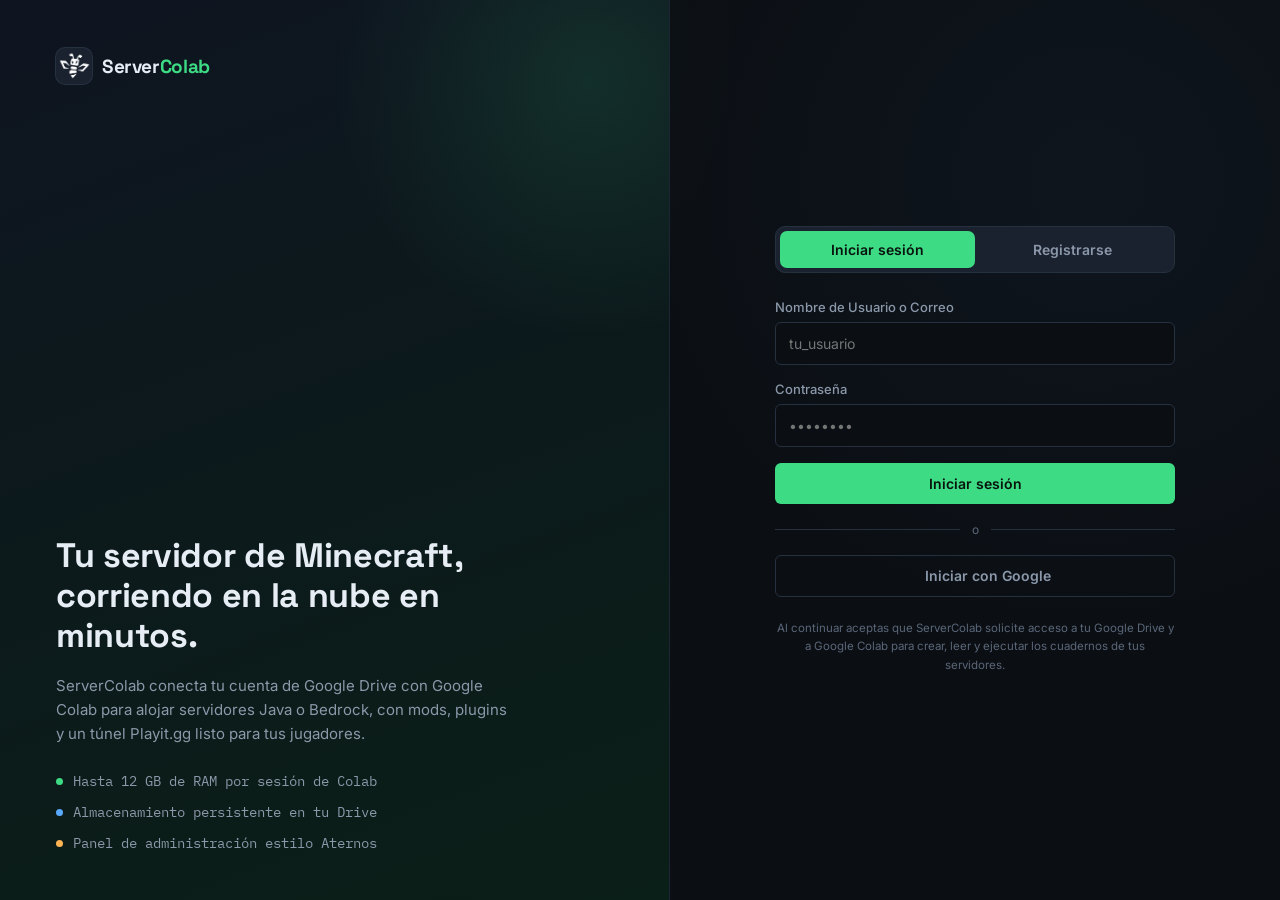
<file: index.html>
<!DOCTYPE html>
<html lang="es">
<head>
<meta charset="UTF-8">
<meta name="viewport" content="width=device-width, initial-scale=1.0">
<title>ServerColab — Inicia sesión</title>
<link rel="icon" href="img/logo.png">
<link rel="stylesheet" href="css/style.css">
<link rel="stylesheet" href="css/auth.css">
</head>
<body>

<div class="auth-page">

  <div class="auth-side">
    <div class="brand">
      <img src="img/logo.png" alt="ServerColab" class="brand__logo" onerror="this.style.opacity=0">
      <span class="brand__name">Server<span>Colab</span></span>
    </div>
    <div class="auth-side__content">
      <h1>Tu servidor de Minecraft, corriendo en la nube en minutos.</h1>
      <p>ServerColab conecta tu cuenta de Google Drive con Google Colab para alojar servidores Java o Bedrock, con mods, plugins y un túnel Playit.gg listo para tus jugadores.</p>
      <ul class="auth-side__list">
        <li><span class="dot pulse" style="color:var(--accent)"></span> Hasta 12 GB de RAM por sesión de Colab</li>
        <li><span class="dot" style="color:var(--blue)"></span> Almacenamiento persistente en tu Drive</li>
        <li><span class="dot" style="color:var(--amber)"></span> Panel de administración estilo Aternos</li>
      </ul>
    </div>
  </div>

  <div class="auth-form-wrap">
    <div class="auth-card">

      <div class="auth-tabs">
        <button class="auth-tab active" data-tab="login">Iniciar sesión</button>
        <button class="auth-tab" data-tab="register">Registrarse</button>
      </div>

      <form id="loginForm" class="auth-form" novalidate>
        <div class="field">
          <label for="loginUser">Nombre de Usuario o Correo</label>
          <input type="text" id="loginUser" placeholder="tu_usuario" autocomplete="username" required>
        </div>
        <div class="field">
          <label for="loginPass">Contraseña</label>
          <input type="password" id="loginPass" placeholder="••••••••" autocomplete="current-password" required>
        </div>
        <p class="field-hint error" id="loginError" hidden></p>
        <button type="submit" class="btn btn-primary btn-block">Iniciar sesión</button>
        <div class="auth-divider"><span>o</span></div>
        <button type="button" class="btn btn-outline btn-block" id="googleLoginBtn">
          <span class="google-icon-wrap"></span>
          Iniciar con Google
        </button>
      </form>

      <form id="registerForm" class="auth-form" novalidate hidden>
        <div class="field">
          <label for="regUser">Nombre de Usuario</label>
          <input type="text" id="regUser" placeholder="tu_usuario" autocomplete="username" required>
        </div>
        <div class="field">
          <label for="regPass">Contraseña</label>
          <input type="password" id="regPass" placeholder="Mínimo 6 caracteres" autocomplete="new-password" required>
        </div>
        <div class="field">
          <label for="regPass2">Confirmar Contraseña</label>
          <input type="password" id="regPass2" placeholder="Repite tu contraseña" autocomplete="new-password" required>
        </div>
        <p class="field-hint error" id="registerError" hidden></p>
        <button type="submit" class="btn btn-primary btn-block">Crear cuenta</button>
        <div class="auth-divider"><span>o</span></div>
        <button type="button" class="btn btn-outline btn-block" id="googleRegisterBtn">
          <span class="google-icon-wrap"></span>
          Registrarse con Google
        </button>
      </form>

      <p class="auth-legal">Al continuar aceptas que ServerColab solicite acceso a tu Google Drive y a Google Colab para crear, leer y ejecutar los cuadernos de tus servidores.</p>
    </div>
  </div>

</div>

<div class="modal-overlay" id="permissionsModal" hidden>
  <div class="modal">
    <div class="modal__head">
      <span class="modal__title">Permisos de Google necesarios</span>
      <button class="modal__close" id="closePermissionsModal">✕</button>
    </div>
    <p class="perm-text">Para crear y administrar servidores, ServerColab necesita conectarse a tu cuenta de Google:</p>
    <div class="perm-list">
      <div class="perm-item">
        <span class="perm-icon"></span>
        <div>
          <strong>Google Drive</strong>
          <p>Leer, subir y editar los archivos del servidor (mundo, mods, plugins, server.properties).</p>
        </div>
      </div>
      <div class="perm-item">
        <span class="perm-icon"></span>
        <div>
          <strong>Google Colab</strong>
          <p>Abrir y ejecutar el cuaderno server/create/0_3_5_MineColab_improved.ipynb en tu nombre.</p>
        </div>
      </div>
    </div>
    <button class="btn btn-primary btn-block" id="grantPermissionsBtn">Continuar con Google</button>
  </div>
</div>

<script src="js/config.js"></script>
<script src="js/data.js"></script>
<script src="js/auth.js"></script>
</body>
</html>
</file>
<file: css/style.css>
@import url('https://fonts.googleapis.com/css2?family=Space+Grotesk:wght@500;600;700&family=Inter:wght@400;500;600&family=IBM+Plex+Mono:wght@400;500;600&display=swap');

:root{
  --bg:#0b0f14;
  --bg-panel:#121821;
  --bg-elevated:#1a2230;
  --bg-elevated-2:#212b3b;
  --border:#263140;
  --border-soft:#1c2531;
  --text:#e7edf5;
  --text-dim:#8b98aa;
  --text-faint:#5a6678;
  --accent:#3ddc84;
  --accent-dark:#26a866;
  --accent-soft:rgba(61,220,132,0.12);
  --amber:#ffb454;
  --amber-soft:rgba(255,180,84,0.12);
  --danger:#ff5f57;
  --danger-soft:rgba(255,95,87,0.12);
  --blue:#5aa9ff;
  --font-display:'Space Grotesk',sans-serif;
  --font-body:'Inter',sans-serif;
  --font-mono:'IBM Plex Mono',monospace;
  --radius:10px;
  --radius-sm:6px;
  --sidebar-w:260px;
  --sidebar-w-collapsed:76px;
  --topbar-h:64px;
}

*,*::before,*::after{box-sizing:border-box;margin:0;padding:0}

html{color-scheme:dark}

body{
  background:var(--bg);
  color:var(--text);
  font-family:var(--font-body);
  min-height:100vh;
  background-image:
    radial-gradient(circle at 15% 0%, rgba(61,220,132,0.05), transparent 40%),
    radial-gradient(circle at 85% 20%, rgba(90,169,255,0.04), transparent 35%);
}

a{color:inherit;text-decoration:none}
ul{list-style:none}
button{font-family:inherit;cursor:pointer;border:none;background:none;color:inherit}
input,select,textarea{font-family:inherit;color:inherit}

::-webkit-scrollbar{width:9px;height:9px}
::-webkit-scrollbar-track{background:transparent}
::-webkit-scrollbar-thumb{background:var(--border);border-radius:10px}
::-webkit-scrollbar-thumb:hover{background:var(--text-faint)}

.brand{display:flex;align-items:center;gap:10px}
.brand__logo{width:36px;height:36px;border-radius:9px;object-fit:cover;background:var(--bg-elevated);box-shadow:0 0 0 1px var(--border)}
.brand__name{font-family:var(--font-display);font-weight:700;font-size:19px;letter-spacing:-0.02em}
.brand__name span{color:var(--accent)}

.topbar{
  height:var(--topbar-h);
  display:flex;
  align-items:center;
  justify-content:space-between;
  padding:0 22px;
  background:rgba(18,24,33,0.9);
  backdrop-filter:blur(10px);
  border-bottom:1px solid var(--border-soft);
  position:sticky;
  top:0;
  z-index:40;
}

.topbar__right{display:flex;align-items:center;gap:14px}

.avatar-btn{
  width:38px;height:38px;border-radius:50%;
  background:#2a3341;
  border:1px solid var(--border);
  display:flex;align-items:center;justify-content:center;
  color:var(--text-dim);
  transition:background .15s,color .15s;
}
.avatar-btn:hover{background:#333f52;color:var(--text)}
.avatar-btn svg{width:19px;height:19px}

.hamburger{
  display:none;
  width:38px;height:38px;border-radius:var(--radius-sm);
  align-items:center;justify-content:center;
  border:1px solid var(--border);
  color:var(--text-dim);
}

.btn{
  display:inline-flex;align-items:center;justify-content:center;gap:8px;
  padding:11px 18px;
  border-radius:var(--radius-sm);
  font-weight:600;
  font-size:14px;
  transition:transform .12s, background .15s, box-shadow .15s, border-color .15s;
  border:1px solid transparent;
  white-space:nowrap;
}
.btn:active{transform:scale(0.97)}
.btn-primary{background:var(--accent);color:#08130d}
.btn-primary:hover{background:#4ee897;box-shadow:0 0 0 3px var(--accent-soft)}
.btn-ghost{background:var(--bg-elevated);color:var(--text);border-color:var(--border)}
.btn-ghost:hover{border-color:var(--text-faint)}
.btn-danger{background:var(--danger-soft);color:var(--danger);border-color:rgba(255,95,87,0.35)}
.btn-danger:hover{background:rgba(255,95,87,0.2)}
.btn-outline{background:transparent;border-color:var(--border);color:var(--text-dim)}
.btn-outline:hover{color:var(--text);border-color:var(--text-faint)}
.btn-sm{padding:8px 13px;font-size:13px}
.btn-block{width:100%}
.btn:disabled{opacity:.5;cursor:not-allowed}

.field{display:flex;flex-direction:column;gap:7px;margin-bottom:16px}
.field label{font-size:13px;color:var(--text-dim);font-weight:500}
.field input,.field select{
  background:var(--bg);
  border:1px solid var(--border);
  border-radius:var(--radius-sm);
  padding:12px 13px;
  font-size:14px;
  color:var(--text);
  transition:border-color .15s, box-shadow .15s;
}
.field input:focus,.field select:focus{
  outline:none;
  border-color:var(--accent);
  box-shadow:0 0 0 3px var(--accent-soft);
}
.field-hint{font-size:12px;color:var(--text-faint)}
.field-hint.error{color:var(--danger)}

.badge{
  display:inline-flex;align-items:center;gap:6px;
  font-size:11px;font-weight:600;letter-spacing:.02em;
  padding:4px 9px;border-radius:20px;
  font-family:var(--font-mono);
}
.badge-on{background:var(--accent-soft);color:var(--accent)}
.badge-off{background:rgba(139,152,170,0.12);color:var(--text-dim)}
.badge-starting{background:var(--amber-soft);color:var(--amber)}

.dot{width:7px;height:7px;border-radius:50%;background:currentColor}
.dot.pulse{box-shadow:0 0 0 0 currentColor;animation:pulse 1.8s infinite}
@keyframes pulse{
  0%{box-shadow:0 0 0 0 rgba(61,220,132,0.5)}
  70%{box-shadow:0 0 0 7px rgba(61,220,132,0)}
  100%{box-shadow:0 0 0 0 rgba(61,220,132,0)}
}

.modal-overlay{
  position:fixed;inset:0;background:rgba(6,9,13,0.72);
  backdrop-filter:blur(3px);
  display:flex;align-items:center;justify-content:center;
  z-index:100;padding:20px;
}
.modal-overlay[hidden]{display:none}
.modal{
  background:var(--bg-panel);
  border:1px solid var(--border);
  border-radius:14px;
  width:100%;max-width:480px;
  max-height:88vh;overflow-y:auto;
  padding:26px;
  animation:modal-in .18s ease;
}
@keyframes modal-in{from{opacity:0;transform:translateY(10px)}to{opacity:1;transform:none}}
.modal__head{display:flex;align-items:center;justify-content:space-between;margin-bottom:20px}
.modal__title{font-family:var(--font-display);font-size:19px;font-weight:700}
.modal__close{width:30px;height:30px;border-radius:50%;color:var(--text-dim);display:flex;align-items:center;justify-content:center}
.modal__close:hover{background:var(--bg-elevated);color:var(--text)}
.modal__foot{display:flex;gap:10px;margin-top:22px}

.toast-stack{position:fixed;bottom:22px;right:22px;display:flex;flex-direction:column;gap:10px;z-index:200}
.toast{
  background:var(--bg-elevated);border:1px solid var(--border);
  padding:13px 16px;border-radius:var(--radius-sm);
  font-size:13.5px;min-width:240px;
  box-shadow:0 8px 24px rgba(0,0,0,0.35);
  animation:toast-in .18s ease;
  display:flex;align-items:center;gap:10px;
}
@keyframes toast-in{from{opacity:0;transform:translateX(14px)}to{opacity:1;transform:none}}
.toast.success{border-color:rgba(61,220,132,0.35)}
.toast.error{border-color:rgba(255,95,87,0.35)}

@media(max-width:860px){
  .hamburger{display:flex}
}
</file>
<file: css/auth.css>
.auth-page{
  min-height:100vh;
  display:grid;
  grid-template-columns:1.1fr 1fr;
}

.auth-side{
  background:linear-gradient(160deg,#0e1420 0%,#0a1f17 100%);
  border-right:1px solid var(--border-soft);
  padding:48px 56px;
  display:flex;
  flex-direction:column;
  justify-content:space-between;
  position:relative;
  overflow:hidden;
}
.auth-side::before{
  content:"";
  position:absolute;
  width:520px;height:520px;
  border-radius:50%;
  background:radial-gradient(circle,rgba(61,220,132,0.12),transparent 70%);
  top:-180px;right:-180px;
}
.auth-side__content{max-width:460px;position:relative}
.auth-side__content h1{
  font-family:var(--font-display);
  font-size:34px;
  line-height:1.18;
  font-weight:700;
  letter-spacing:-0.01em;
  margin-bottom:18px;
}
.auth-side__content p{color:var(--text-dim);font-size:15px;line-height:1.6;margin-bottom:26px}
.auth-side__list{display:flex;flex-direction:column;gap:13px}
.auth-side__list li{display:flex;align-items:center;gap:10px;font-size:13.5px;color:var(--text-dim);font-family:var(--font-mono)}

.auth-form-wrap{
  display:flex;align-items:center;justify-content:center;
  padding:40px 24px;
}
.auth-card{width:100%;max-width:400px}

.auth-tabs{
  display:flex;
  background:var(--bg-elevated);
  border:1px solid var(--border);
  border-radius:10px;
  padding:4px;
  margin-bottom:26px;
}
.auth-tab{
  flex:1;
  padding:10px;
  border-radius:7px;
  font-size:14px;
  font-weight:600;
  color:var(--text-dim);
  transition:background .15s,color .15s;
}
.auth-tab.active{background:var(--accent);color:#08130d}

.auth-form[hidden]{display:none}

.auth-divider{
  display:flex;align-items:center;gap:12px;
  color:var(--text-faint);
  font-size:12px;
  margin:18px 0;
}
.auth-divider::before,.auth-divider::after{content:"";flex:1;height:1px;background:var(--border)}

.google-icon-wrap{width:18px;height:18px;display:inline-flex}
.google-icon-wrap svg{width:100%;height:100%}

.auth-legal{margin-top:22px;font-size:11.5px;line-height:1.6;color:var(--text-faint);text-align:center}

.perm-text{color:var(--text-dim);font-size:14px;margin-bottom:18px;line-height:1.55}
.perm-list{display:flex;flex-direction:column;gap:14px;margin-bottom:22px}
.perm-item{display:flex;gap:12px;align-items:flex-start;padding:13px;background:var(--bg-elevated);border:1px solid var(--border);border-radius:var(--radius-sm)}
.perm-item strong{font-size:13.5px}
.perm-item p{font-size:12.5px;color:var(--text-dim);margin-top:3px;line-height:1.5}
.perm-icon{width:34px;height:34px;border-radius:8px;background:var(--accent-soft);flex-shrink:0}

@media(max-width:860px){
  .auth-page{grid-template-columns:1fr}
  .auth-side{display:none}
}
</file>
<file: css/panel.css>
.app-shell{display:flex;align-items:flex-start;min-height:calc(100vh - var(--topbar-h))}

.sidebar{
  width:var(--sidebar-w);
  flex-shrink:0;
  background:var(--bg-panel);
  border-right:1px solid var(--border-soft);
  min-height:calc(100vh - var(--topbar-h));
  padding:20px 14px;
  display:flex;
  flex-direction:column;
  justify-content:space-between;
  position:sticky;
  top:var(--topbar-h);
  transition:width .18s ease;
}
.sidebar.collapsed{width:var(--sidebar-w-collapsed)}
.sidebar.collapsed .sidebar__link span.label{display:none}

.sidebar__nav{display:flex;flex-direction:column;gap:5px}
.sidebar__link{
  display:flex;align-items:center;gap:13px;
  padding:12px 13px;
  border-radius:var(--radius-sm);
  color:var(--text-dim);
  font-size:14px;
  font-weight:500;
  text-align:left;
  width:100%;
}
.sidebar__link::before{
  content:"";
  width:19px;height:19px;
  flex-shrink:0;
  background:currentColor;
  opacity:0;
}
.sidebar__link svg{width:19px;height:19px;flex-shrink:0}
.sidebar__link:hover{background:var(--bg-elevated);color:var(--text)}
.sidebar__link.active{background:var(--accent-soft);color:var(--accent)}
.sidebar__logout{color:var(--danger)}
.sidebar__logout:hover{background:var(--danger-soft)}

.sidebar-overlay{
  position:fixed;inset:0;background:rgba(6,9,13,0.6);z-index:45;
}
.sidebar-overlay[hidden]{display:none}

.main{flex:1;padding:32px 36px;min-width:0}
.main__head{display:flex;align-items:flex-start;justify-content:space-between;gap:16px;margin-bottom:22px;flex-wrap:wrap}
.main__head h1{font-family:var(--font-display);font-size:26px;font-weight:700;letter-spacing:-0.01em}
.main__subtitle{color:var(--text-dim);font-size:14px;margin-top:5px}

.icon-slot svg{width:16px;height:16px}

.storage-strip{
  background:var(--bg-panel);
  border:1px solid var(--border-soft);
  border-radius:var(--radius);
  padding:16px 18px;
  margin-bottom:26px;
  display:flex;
  align-items:center;
  gap:18px;
  font-size:13px;
  color:var(--text-dim);
  flex-wrap:wrap;
}
.storage-strip__bar{flex:1;min-width:140px;height:7px;border-radius:6px;background:var(--bg-elevated);overflow:hidden}
.storage-strip__fill{height:100%;background:linear-gradient(90deg,var(--accent),var(--blue))}

.servers-grid{
  display:grid;
  grid-template-columns:repeat(auto-fill,minmax(300px,1fr));
  gap:18px;
}

.server-card{
  background:var(--bg-panel);
  border:1px solid var(--border-soft);
  border-radius:14px;
  padding:20px;
  cursor:pointer;
  transition:border-color .15s, transform .15s, box-shadow .15s;
  position:relative;
  overflow:hidden;
}
.server-card::after{
  content:"";
  position:absolute;top:0;right:0;width:46px;height:46px;
  background:
    linear-gradient(135deg,transparent 50%,var(--border-soft) 50%);
  opacity:.5;
}
.server-card:hover{border-color:var(--accent);transform:translateY(-2px);box-shadow:0 10px 30px rgba(0,0,0,0.3)}

.server-card__top{display:flex;gap:13px;align-items:center;margin-bottom:16px}
.server-card__logo{width:52px;height:52px;border-radius:12px;object-fit:cover;background:var(--bg-elevated);flex-shrink:0;box-shadow:0 0 0 1px var(--border)}
.server-card__names{min-width:0}
.server-card__name{font-family:var(--font-display);font-weight:600;font-size:16px;white-space:nowrap;overflow:hidden;text-overflow:ellipsis}
.server-card__slug{font-family:var(--font-mono);font-size:12px;color:var(--text-faint);margin-top:2px;white-space:nowrap;overflow:hidden;text-overflow:ellipsis}

.server-card__status{margin-bottom:14px}

.server-card__stats{display:grid;grid-template-columns:1fr 1fr;gap:10px}
.stat-chip{background:var(--bg-elevated);border-radius:8px;padding:9px 11px}
.stat-chip__label{font-size:10.5px;color:var(--text-faint);text-transform:uppercase;letter-spacing:.04em;margin-bottom:3px}
.stat-chip__value{font-family:var(--font-mono);font-size:13.5px;font-weight:600}

.server-card__tags{display:flex;gap:6px;margin-top:14px;flex-wrap:wrap}
.tag{font-size:11px;font-weight:600;padding:4px 9px;border-radius:6px;background:var(--bg-elevated);color:var(--text-dim);font-family:var(--font-mono)}
.tag.tag-edition{background:var(--blue,#5aa9ff);color:#04121f;background:rgba(90,169,255,0.16);color:var(--blue)}

.empty-state{
  text-align:center;
  padding:70px 20px;
  background:var(--bg-panel);
  border:1px dashed var(--border);
  border-radius:14px;
}
.empty-state__icon{width:52px;height:52px;border-radius:14px;background:var(--accent-soft);margin:0 auto 18px}
.empty-state h3{font-family:var(--font-display);font-size:18px;margin-bottom:8px}
.empty-state p{color:var(--text-dim);font-size:14px;max-width:360px;margin:0 auto 20px}

.field-row{display:grid;grid-template-columns:1fr 1fr;gap:14px}
.field code{font-family:var(--font-mono);color:var(--accent);background:var(--accent-soft);padding:1px 6px;border-radius:4px}
input[type="range"]{width:100%;accent-color:var(--accent);margin-top:4px}

.tunnel-chip{display:flex;align-items:center;gap:10px;background:var(--bg-elevated);border:1px solid var(--border);border-radius:var(--radius-sm);padding:11px 13px}

.drive-connect{
  display:flex;align-items:center;gap:12px;
  background:var(--amber-soft);
  border:1px solid rgba(255,180,84,0.3);
  border-radius:var(--radius-sm);
  padding:13px;
  margin-bottom:6px;
}
.drive-connect strong{font-size:13px}
.drive-connect p{font-size:12px;color:var(--text-dim);margin-top:2px}
.drive-connect .perm-icon{background:var(--amber-soft);flex-shrink:0}

@media(max-width:860px){
  .sidebar{
    position:fixed;
    left:0;top:0;bottom:0;
    z-index:50;
    transform:translateX(-100%);
    transition:transform .2s ease;
    width:270px !important;
    padding-top:24px;
  }
  .sidebar.mobile-open{transform:translateX(0)}
  .sidebar.collapsed .sidebar__link span.label{display:inline}
  #collapseSidebarBtn{display:none}
  .main{padding:22px 18px}
  .field-row{grid-template-columns:1fr}
}
</file>
<file: css/sv-panel.css>
.back-link{
  width:34px;height:34px;border-radius:var(--radius-sm);
  display:flex;align-items:center;justify-content:center;
  color:var(--text-dim);border:1px solid var(--border);margin-right:6px;
}
.back-link:hover{color:var(--text);border-color:var(--text-faint)}
.back-link svg{width:17px;height:17px}

.sv-sidebar__server{padding:8px 13px 18px;border-bottom:1px solid var(--border-soft);margin-bottom:14px}
.sv-sidebar__server-name{font-family:var(--font-display);font-weight:600;font-size:14.5px;white-space:nowrap;overflow:hidden;text-overflow:ellipsis}
.sv-sidebar__server-slug{font-family:var(--font-mono);font-size:11.5px;color:var(--text-faint);margin-top:2px}

.sidebar__link svg{width:18px;height:18px}

.sv-head{display:flex;align-items:center;justify-content:space-between;gap:14px;flex-wrap:wrap;margin-bottom:16px}
.sv-head__info{display:flex;align-items:center;gap:13px}
.sv-head__logo{width:50px;height:50px;border-radius:12px;object-fit:cover;box-shadow:0 0 0 1px var(--border)}
.sv-head__info h1{font-family:var(--font-display);font-size:21px;font-weight:700}
.sv-head__slug{font-family:var(--font-mono);font-size:12.5px;color:var(--text-faint)}
.sv-head__actions{display:flex;align-items:center;gap:12px}

.sv-connect{
  display:flex;align-items:center;gap:24px;flex-wrap:wrap;
  background:var(--bg-panel);border:1px solid var(--border-soft);
  border-radius:var(--radius);padding:14px 18px;margin-bottom:24px;
}
.sv-connect__label{display:block;font-size:11px;color:var(--text-faint);text-transform:uppercase;letter-spacing:.04em;margin-bottom:3px}
.sv-connect__value{font-family:var(--font-mono);font-size:15px;font-weight:600}

.sv-grid{display:grid;grid-template-columns:repeat(auto-fit,minmax(190px,1fr));gap:14px;margin-bottom:20px}
.sv-card{background:var(--bg-panel);border:1px solid var(--border-soft);border-radius:var(--radius);padding:16px}
.sv-card__label{display:block;font-size:11.5px;color:var(--text-faint);text-transform:uppercase;letter-spacing:.03em;margin-bottom:6px}
.sv-card__value{font-family:var(--font-mono);font-size:17px;font-weight:600}

.sv-panelbox{background:var(--bg-panel);border:1px solid var(--border-soft);border-radius:var(--radius);padding:18px;margin-bottom:16px}
.sv-panelbox h3{font-family:var(--font-display);font-size:15px;margin-bottom:12px}

.sv-actions-row{display:flex;gap:12px;flex-wrap:wrap}

.console-box{background:#070a0e;border:1px solid var(--border-soft);border-radius:var(--radius);overflow:hidden}
.console-log{
  height:420px;overflow-y:auto;padding:16px;
  font-family:var(--font-mono);font-size:12.5px;line-height:1.7;color:#a6f7c6;
  background-image:repeating-linear-gradient(0deg,rgba(255,255,255,0.015) 0px,rgba(255,255,255,0.015) 1px,transparent 1px,transparent 3px);
}
.console-log div{white-space:pre-wrap;word-break:break-word}
.console-input{display:flex;align-items:center;gap:10px;border-top:1px solid var(--border-soft);padding:12px 16px;font-family:var(--font-mono)}
.console-input span{color:var(--accent)}
.console-input input{flex:1;background:transparent;border:none;color:var(--text);font-family:var(--font-mono);font-size:13px}
.console-input input:focus{outline:none}

.files-layout{display:grid;grid-template-columns:220px 1fr;gap:16px}
.files-tree{background:var(--bg-panel);border:1px solid var(--border-soft);border-radius:var(--radius);padding:10px}
.files-tree__item{display:flex;align-items:center;gap:9px;padding:9px 10px;border-radius:7px;font-size:13.5px;color:var(--text-dim)}
.files-tree__item svg{width:16px;height:16px}
.files-tree__item.active{background:var(--accent-soft);color:var(--accent)}
.files-tree__item:hover{background:var(--bg-elevated)}

.files-list{background:var(--bg-panel);border:1px solid var(--border-soft);border-radius:var(--radius);padding:14px}
.files-list__head{display:flex;align-items:center;justify-content:space-between;margin-bottom:12px;font-family:var(--font-mono);font-size:13px;color:var(--text-dim)}
.file-row{display:flex;align-items:center;justify-content:space-between;padding:10px 8px;border-radius:7px;font-size:13.5px}
.file-row:hover{background:var(--bg-elevated)}
.file-row__left{display:flex;align-items:center;gap:10px}
.file-row__left svg{width:16px;height:16px;color:var(--text-faint)}
.file-row__size{color:var(--text-faint);font-family:var(--font-mono);font-size:12px}
.file-row__actions{display:flex;gap:6px}
.file-row__actions button{width:28px;height:28px;border-radius:6px;color:var(--text-faint);display:flex;align-items:center;justify-content:center}
.file-row__actions button svg{width:15px;height:15px}
.file-row__actions button:hover{background:var(--danger-soft);color:var(--danger)}
.files-empty{padding:30px;text-align:center;color:var(--text-faint);font-size:13px}

.config-row{display:flex;align-items:center;justify-content:space-between;gap:16px;padding:14px 0;border-bottom:1px solid var(--border-soft);margin-bottom:14px}
.config-row strong{font-size:13.5px}

.switch{position:relative;display:inline-block;width:42px;height:24px;flex-shrink:0}
.switch input{opacity:0;width:0;height:0}
.switch span{position:absolute;inset:0;background:var(--bg-elevated);border:1px solid var(--border);border-radius:20px;transition:.15s}
.switch span::before{content:"";position:absolute;width:16px;height:16px;left:3px;top:3px;background:var(--text-dim);border-radius:50%;transition:.15s}
.switch input:checked + span{background:var(--accent-soft);border-color:var(--accent)}
.switch input:checked + span::before{transform:translateX(18px);background:var(--accent)}

.danger-zone{border-color:rgba(255,95,87,0.3)}
.danger-zone h3{color:var(--danger)}

@media(max-width:860px){
  .files-layout{grid-template-columns:1fr}
  .sv-connect{gap:16px}
}
</file>
